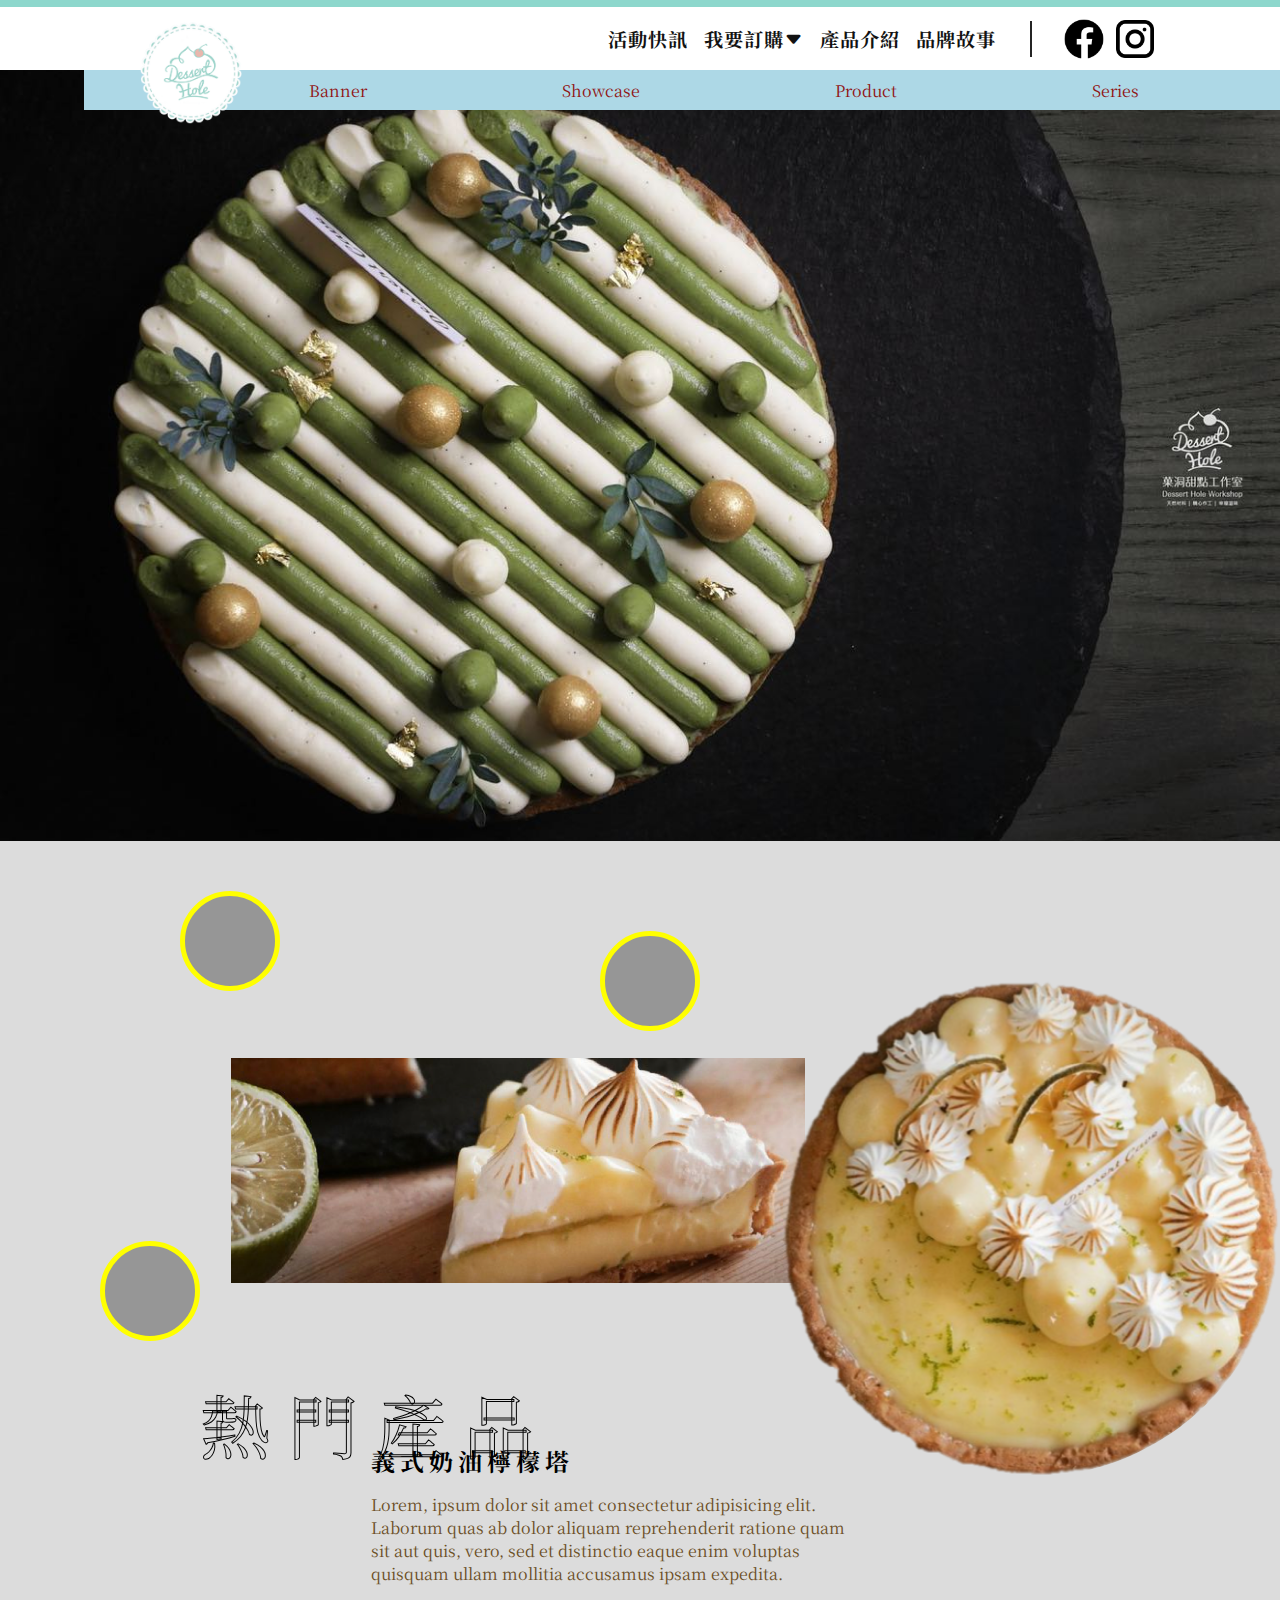
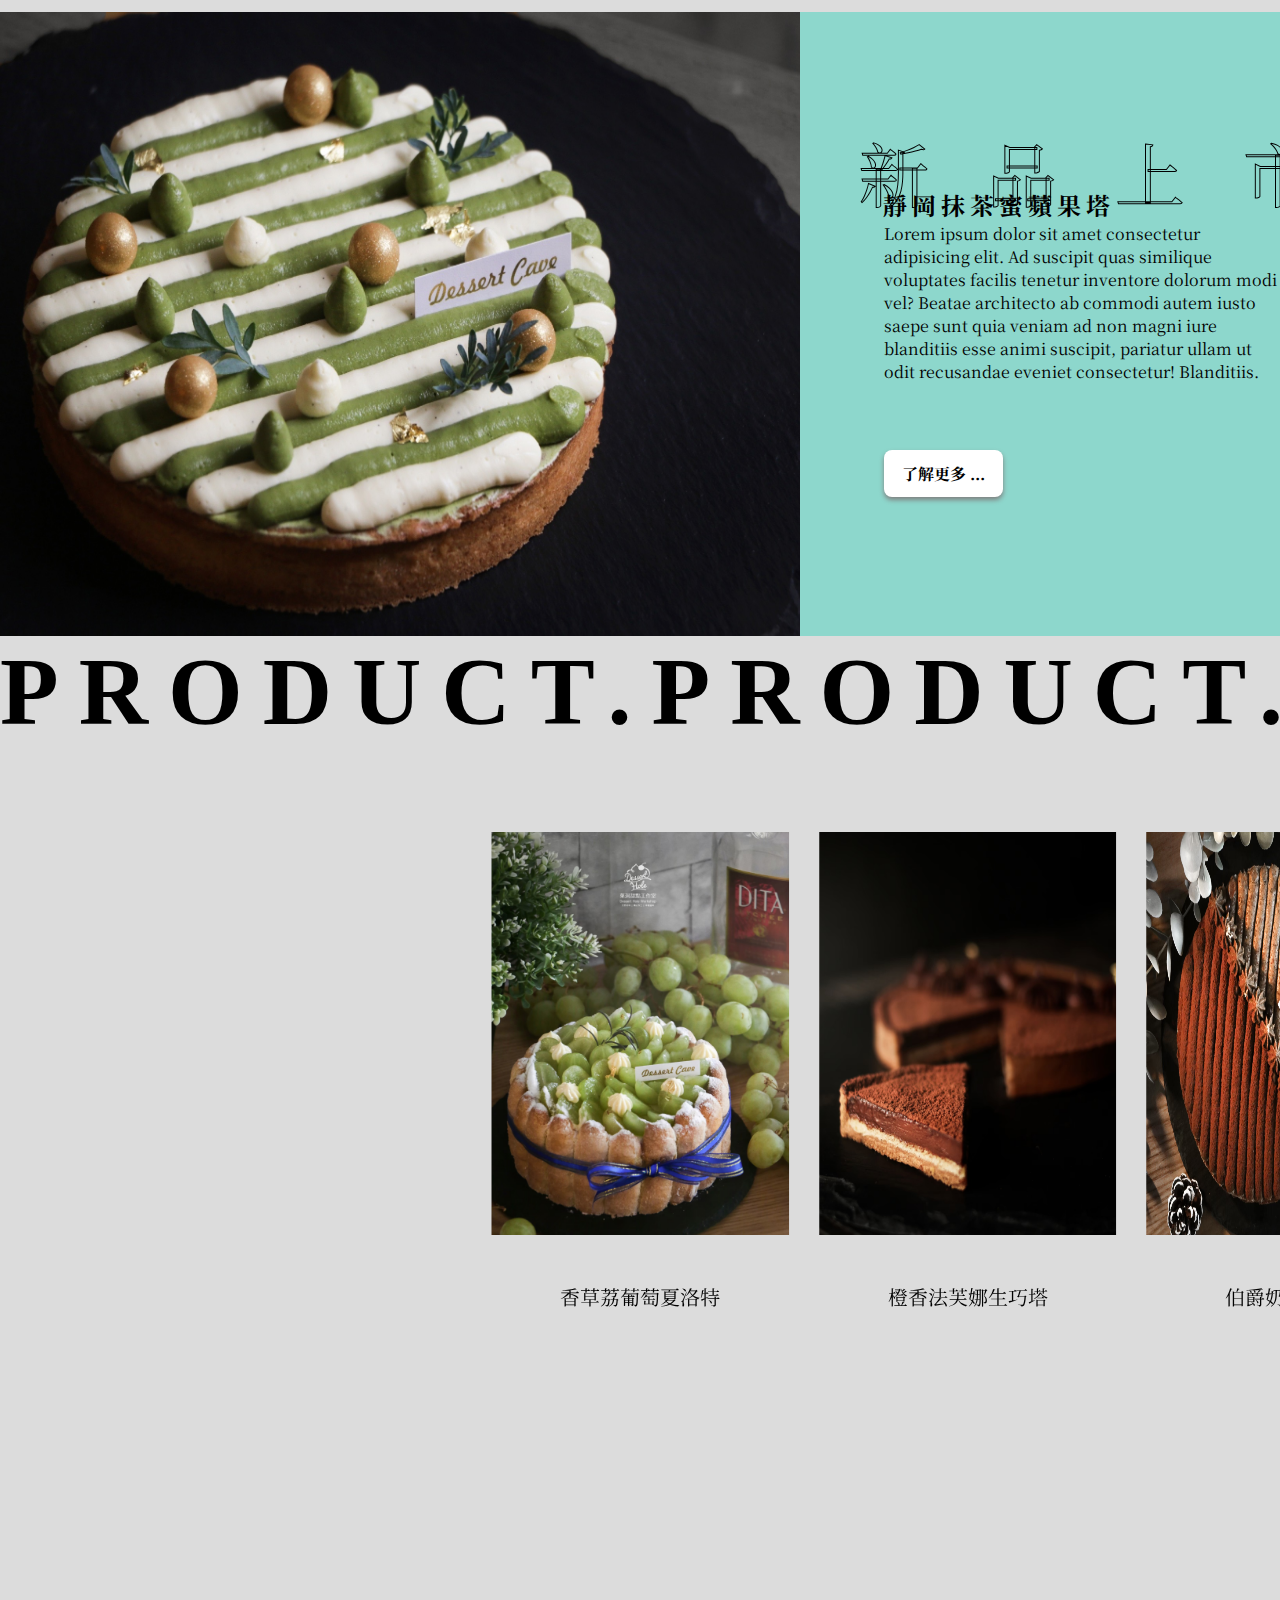
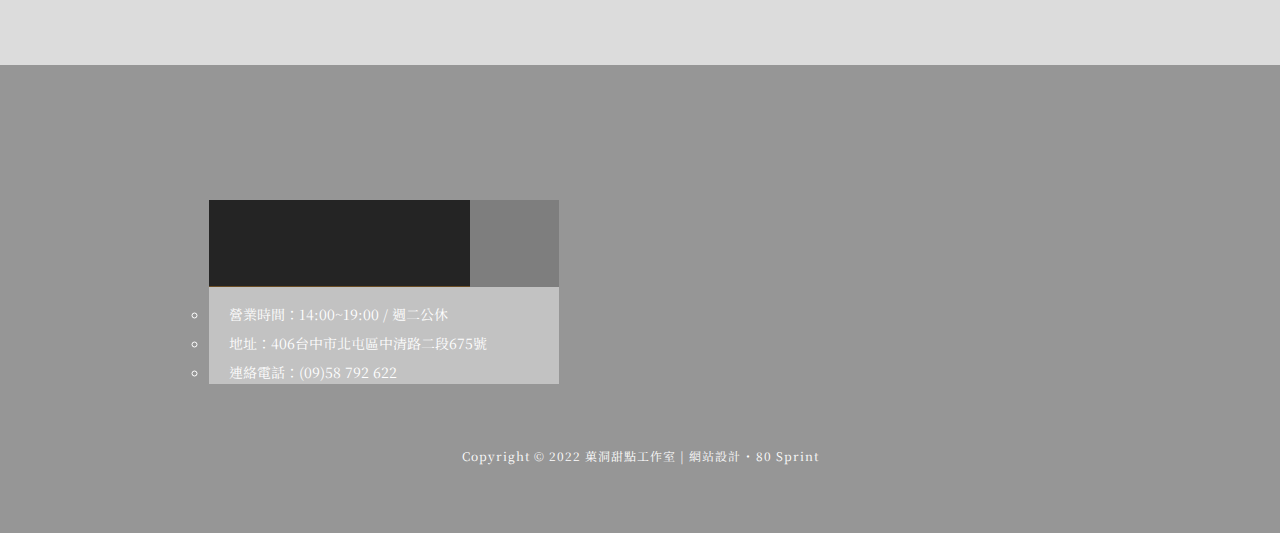
<file: main-main/index.html>
<!DOCTYPE html>
<html lang="en">

<head>
    <meta charset="UTF-8">
    <meta http-equiv="X-UA-Compatible" content="IE=edge">
    <meta name="viewport" content="width=device-width, initial-scale=1.0">
    <title>菓洞甜點工作室首頁</title>
    <link href="https://fonts.googleapis.com/css?family=Noto+Sans+TC:100,300,regular,500,700,900" rel="stylesheet" />
    <link href="https://fonts.googleapis.com/css?family=Noto+Serif+TC:100,300,regular,500,700,900" rel="stylesheet" />
    <link rel='stylesheet' href='https://cdnjs.cloudflare.com/ajax/libs/font-awesome/6.2.0/css/all.min.css'
        integrity='sha512-xh6O/CkQoPOWDdYTDqeRdPCVd1SpvCA9XXcUnZS2FmJNp1coAFzvtCN9BmamE+4aHK8yyUHUSCcJHgXloTyT2A=='
        crossorigin='anonymous' />
    <link rel="stylesheet" href="./css/index.css">
    <link rel="stylesheet" href="https://cdn.jsdelivr.net/npm/bootstrap-icons@1.9.1/font/bootstrap-icons.css">
    <link rel="icon" type="image/x-icon" href=".//img/FB.png">
    <link rel="stylesheet" href="https://cdn.jsdelivr.net/npm/swiper@8/swiper-bundle.min.css" />
    <!--分頁圖片ICON-->
</head>

<body>
    <header class="nav-bar">
        <nav>
            <a href="./index.html">
                <div class="nav-logo"></div>
            </a>
            <ul class="nav-btns">
                <li><a href="./news.html" class="nav-style nav-btn1">活動快訊</a></li>
                <li><a href="#" id="order" class="nav-style nav-btn2">
                        我要訂購<i class="bi bi-caret-down-fill"></i>
                        <ul class="order-menu">
                            <li>單品訂購</li>
                            <li>大量訂購</li>
                        </ul>
                    </a>
                </li>
                <li><a href="./product.html" class="nav-style nav-btn2">產品介紹</a></li>
                <li><a href="./AboutUs.html" class="nav-style nav-btn3">品牌故事</a></li>
            </ul>
            <div class="social-media-area">
                <a href="https://www.facebook.com/dessertcave0725/" target="_blank" id="facebook"
                    class="social-style"></a>
                <a href="https://www.instagram.com/dessertcave_taichung/?utm_medium=copy_link" target="_blank"
                    id="instagram" class="social-style"></a>
            </div>
        </nav>
        <input id="ham-icon" type="checkbox" hidden>
        <label for="ham-icon" class="ham-icon">
            <i class="fa-solid fa-bars"></i>
        </label>
        <div id="toggle-menu"></div>

        <div class="pagination">
            <div class="content">
                <a href="#banner" class="page">Banner</a>
                <a href="#showcase" class="page">Showcase</a>
                <a href="#new" class="page">Product</a>
                <a href="#series" class="page">Series</a>
            </div>
        </div>
    </header>

    <main>
        <div id="banner" class="banner"></div>
        <div id="showcase" class="product-showcase">

            <div class="see-through1 see-through-style"></div>
            <div class="see-through2 see-through-style"></div>
            <div class="see-through3 see-through-style"></div>

            <div class="profile"></div>
            <div class="description">
                <div class="title">
                    <div class="bg">熱&nbsp;門&nbsp;產&nbsp;品</div>
                    <div class="text">
                        義式奶油檸檬塔
                    </div>
                    <p>
                        Lorem, ipsum dolor sit amet consectetur adipisicing elit. Laborum quas ab dolor aliquam
                        reprehenderit
                        ratione quam sit aut quis, vero, sed et distinctio eaque enim voluptas quisquam ullam
                        mollitia
                        accusamus ipsam expedita.
                    </p>
                </div>

            </div>
            <div class="rotate-img"></div>

        </div>


        <div id="new" class="new-product">
            <img src="./img/首頁/靜岡抹茶蜜蘋果.jfif" alt="New Product">
            <div class="text">
                <div class="title">
                    <div class="inner-text">
                        靜岡抹茶蜜蘋果塔
                    </div>
                    <div class="bg">新&nbsp;品&nbsp;上&nbsp;市</div>
                </div>
                <p>Lorem ipsum dolor sit amet consectetur adipisicing elit. Ad suscipit quas similique voluptates
                    facilis tenetur inventore dolorum modi vel? Beatae architecto ab commodi autem iusto saepe sunt
                    quia
                    veniam ad non magni iure blanditiis esse animi suscipit, pariatur ullam ut odit recusandae
                    eveniet
                    consectetur! Blanditiis.</p>
                <a href="https://www.facebook.com/dessertcave0725/" target="_blank"><button>了解更多 ...</button></a>
            </div>


        </div>
        <div id="series" class="product-series">
            <div class="marquee-area">
                <div class="marquee-text">PRODUCT.</div>
            </div>
            <div class="swiper-area">
                <div class="swiper mySwiper">
                    <div class="swiper-wrapper">
                        <div class="swiper-slide">
                            <div class="swiper-product-img"><img src="./img/首頁/商品列表/香草荔葡萄夏洛特.jfif" alt=""></div>
                            <div class="swiper-product-name">香草荔葡萄夏洛特</div>
                        </div>
                        <div class="swiper-slide">
                            <div class="swiper-product-img"><img src="./img/首頁/商品列表/橙香法芙娜生巧塔.jfif" alt=""></div>
                            <div class="swiper-product-name">橙香法芙娜生巧塔</div>
                        </div>
                        <div class="swiper-slide">
                            <div class="swiper-product-img"><img src="./img/首頁/商品列表/伯爵奶茶慕斯塔.jfif" alt=""></div>
                            <div class="swiper-product-name">伯爵奶茶慕斯塔</div>
                        </div>
                        <div class="swiper-slide">
                            <div class="swiper-product-img"></div>
                            <div class="swiper-product-name">Slide 4</div>
                        </div>
                        <div class="swiper-slide">
                            <div class="swiper-product-img"></div>
                            <div class="swiper-product-name">Slide 5</div>
                        </div>
                        <div class="swiper-slide">
                            <div class="swiper-product-img"></div>
                            <div class="swiper-product-name">Slide 6</div>
                        </div>
                    </div>
                </div>

            </div>

        </div>
    </main>



    <footer>
        <div class="footer_box">
            <div class="information">
                <ul class="information_box">
                    <div id="footer_title">
                    </div>
                    <ul class="text">
                        <li class="open-time">
                            <i class="fa-regular fa-clock"></i>營業時間：14:00~19:00 / 週二公休
                        </li>
                        <li class="address">
                            <i class="fa-solid fa-location-dot"></i>
                            地址：406台中市北屯區中清路二段675號
                        </li>
                        <li class="phone">
                            <i class="fa-solid fa-phone"></i>
                            連絡電話：(09)58 792 622
                        </li>
                    </ul>
                </ul>
            </div>
            <div class="map">
                <iframe
                    src="https://www.google.com/maps/embed?pb=!1m18!1m12!1m3!1d3639.6289181786256!2d120.66221005079632!3d24.184743577884394!2m3!1f0!2f0!3f0!3m2!1i1024!2i768!4f13.1!3m3!1m2!1s0x346917ccaa821ba1%3A0x9b258333d403eedb!2z6I-T5rSe55Sc6bue5bel5L2c5a6kLeazleW8j-WhlOmhnuOAgeS5s-mFquibi-ezleWkluW4tuW6lw!5e0!3m2!1szh-TW!2stw!4v1666022627521!5m2!1szh-TW!2stw"
                    allowfullscreen="" loading="lazy" referrerpolicy="no-referrer-when-downgrade"></iframe>
            </div>
        </div>
        <div class="copy-right">Copyright © 2022 菓洞甜點工作室 | 網站設計 ˙ 80 Sprint
        </div>

    </footer>


    <script src="https://cdn.jsdelivr.net/npm/swiper@8/swiper-bundle.min.js"></script>
    <script>
        var swiper = new Swiper(".mySwiper", {
            slidesPerView: 4,
            spaceBetween: 30,
            centeredSlides: true,
            pagination: {
                el: ".swiper-pagination",
                clickable: true,
            },
        });

    </script>
</body>

</html>
</file>
<file: main-main/css/index.css>
@charset "UTF-8";
@import url("https://fonts.googleapis.com/css2?family=Noto+Sans+TC:wght@900&display=swap");
@keyframes rotate {
  0% {
    transform: rotate(360deg);
  }
  25% {
    transform: rotate(270deg);
  }
  50% {
    transform: rotate(180deg);
  }
  75% {
    transform: rotate(90deg);
  }
  100% {
    transform: rotate(0deg);
  }
}
@keyframes marquee {
  0% {
    transform: translateX(0px);
  }
  100% {
    transform: translateX(-1950px);
  }
}
* {
  box-sizing: border-box;
  margin: 0;
  padding: 0;
  font-family: "Noto Serif TC", sans-serif;
}

html {
  scroll-behavior: smooth;
}
html ::-webkit-scrollbar {
  width: 0px;
}

body {
  width: 100%;
  height: auto;
  position: relative;
  font-family: "Noto Serif TC";
}

header {
  width: 100%;
  height: 70px;
  top: 0;
  border-top: 7px solid rgb(141, 215, 204);
  background-color: white;
  z-index: 3;
  position: relative;
}
header nav {
  display: flex;
  justify-content: flex-end;
  align-items: center;
  position: relative;
  max-width: 1100px;
  height: 100%;
  margin: auto;
  background-color: white;
}
header nav .nav-logo {
  display: flex;
  justify-content: center;
  align-items: center;
  height: 102px;
  width: 102px;
  background-image: url("../img/NAV/Logo/logo-bg-white.png");
  background-position: center;
  background-size: cover;
  background-repeat: no-repeat;
  position: absolute;
  top: 15px;
  left: 0;
  border-radius: 50%;
  z-index: 4;
}
header nav .nav-btns {
  display: flex;
  justify-content: flex-end;
  align-items: center;
  position: relative;
  height: 100%;
  flex: 1;
  padding: 0 28px;
  background-color: white;
}
header nav .nav-btns li {
  display: flex;
  justify-content: center;
  align-items: center;
}
header nav .nav-btns a + a {
  margin-left: 12px;
}
header nav .nav-btns .nav-style {
  display: flex;
  justify-content: center;
  align-items: center;
  position: relative;
  padding: 4px 8px;
  text-decoration: none;
  color: #121212;
  font-weight: 700;
  font-size: 1.2em;
  letter-spacing: 1px;
  transition: 0.3s ease;
  z-index: 2;
}
header nav .nav-btns .nav-style:hover {
  background-color: #fff;
}
header nav .nav-btns .nav-style#order .order-menu {
  width: 100%;
  position: absolute;
  top: 100%;
  list-style: none;
  display: none;
  line-height: 40px;
  border: 1px black solid;
  background-color: #eee;
}
header nav .nav-btns .nav-style#order:hover .order-menu {
  display: block;
  width: 100%;
}
header nav .nav-btns .nav-style#order:hover .order-menu li:hover {
  background-color: #000;
  color: #eee;
}
header nav .nav-btns:after {
  content: "";
  position: absolute;
  right: 0;
  height: 36px;
  border-right: 2px solid #242424;
}
header nav .social-media-area {
  display: flex;
  justify-content: center;
  align-items: center;
  position: relative;
  padding: 0 16px 0 32px;
  background-color: white;
}
header nav .social-media-area a + a {
  margin-left: 12px;
}
header nav .social-media-area .social-style {
  width: 44px;
  height: 44px;
}
header nav .social-media-area #facebook {
  width: 40px;
  height: 40px;
  background-image: url("../img/NAV/社群/FB.png");
  background-position: center;
  background-size: cover;
  background-repeat: no-repeat;
  transition: 0.4s ease;
  scale: 1;
}
header nav .social-media-area #facebook:hover {
  scale: 1.15;
}
header nav .social-media-area #instagram {
  width: 38px;
  height: 38px;
  background-image: url("../img/NAV/社群/IG.png");
  background-position: center;
  background-size: cover;
  background-repeat: no-repeat;
  background-size: contain;
  transition: 0.4s ease;
  scale: 1;
}
header nav .social-media-area #instagram:hover {
  scale: 1.15;
}
header .ham-icon,
header #toggle_menu {
  display: none;
}
header .pagination {
  width: 100%;
  height: 40px;
  display: flex;
  justify-content: flex-end;
  align-items: center;
  position: absolute;
  left: 50%;
  transform: translateX(calc(-45% + 20px));
}
header .pagination .content {
  display: flex;
  justify-content: space-around;
  align-items: center;
  width: calc(50% + 720px - 67px);
  height: 100%;
  padding: 0 10%;
  background-color: lightblue;
  z-index: 1;
}
header .pagination .content a {
  color: #901111;
  text-decoration: none;
}

main {
  position: relative;
  width: 100%;
}
main .banner {
  width: 100%;
  height: 771px;
  display: flex;
  justify-content: center;
  align-items: center;
  background-image: url("../img/首頁/banner_img.jfif");
  background-position: center;
  background-size: cover;
  background-repeat: no-repeat;
}
main .product-showcase {
  width: 100%;
  height: 771px;
  display: flex;
  justify-content: center;
  align-items: center;
  position: relative;
  color: rgb(107, 78, 38);
  font-family: "Noto Serif TC";
  font-size: 3rem;
  background-color: #dcdcdc;
  overflow: hidden;
}
main .product-showcase .see-through-style {
  width: 100px;
  height: 100px;
  border-radius: 50%;
  border: yellow 5px solid;
  position: absolute;
}
main .product-showcase .see-through-style:hover {
  transition-duration: 0s;
  transition-delay: 0s;
  transition-timing-function: linear;
  transform: scale(1.5);
}
main .product-showcase .see-through1 {
  background-color: #969696;
  top: 400px;
  left: 100px;
}
main .product-showcase .see-through2 {
  background-color: #969696;
  left: 180px;
  top: 50px;
}
main .product-showcase .see-through3 {
  background-color: #969696;
  top: 90px;
  left: 600px;
}
main .product-showcase .profile {
  width: 574px;
  height: 225px;
  background-image: url("");
  background-position: center;
  background-size: cover;
  background-repeat: no-repeat;
  background-image: url(../img/首頁/商品列表/義式奶油檸檬塔.png);
  position: absolute;
  top: 217px;
  left: 231px;
  background-color: #c2c2c2;
}
main .product-showcase .description {
  width: 600px;
  position: absolute;
  display: flex;
  justify-content: space-between;
  top: 532px;
  left: 200px;
}
main .product-showcase .description .title {
  width: 100%;
  height: 100%;
  position: relative;
}
main .product-showcase .description .title .text {
  width: 100%;
  position: absolute;
  top: 70px;
  left: 171px;
  font-size: 24px;
  font-weight: bold;
  font-family: "Noto Serif TC";
  color: black;
  letter-spacing: 5px;
  z-index: 1;
}
main .product-showcase .description .title .bg {
  position: absolute;
  top: 0;
  left: 0;
  color: #969696;
  z-index: 0;
  font-size: 70px;
  font-weight: none;
  font-family: "Noto Serif TC";
  color: transparent;
  -webkit-text-stroke: 1px black;
}
main .product-showcase .description .title p {
  width: 488px;
  height: 79px;
  font-size: 16px;
  position: absolute;
  top: 120px;
  left: 171px;
}
main .product-showcase .rotate-img {
  width: 609px;
  height: 609px;
  animation-name: rotate;
  animation-duration: 10s;
  animation-iteration-count: infinite;
  animation-timing-function: linear;
  background-image: url("../img/首頁/檸檬塔去背.png");
  background-position: center;
  background-size: cover;
  background-repeat: no-repeat;
  position: absolute;
  top: 50%;
  right: 100px;
  translate: 0 -50%;
  border-radius: 50%;
}
main .new-product {
  width: 100%;
  height: 624px;
  display: flex;
  justify-content: flex-start;
  align-items: center;
  color: rgb(107, 78, 38);
  font-family: "Noto Serif TC";
  font-size: 3rem;
  background-color: rgb(141, 215, 204);
}
main .new-product img {
  width: 1034px;
  height: 624px;
  background-color: rgb(141, 215, 204);
}
main .new-product .text {
  width: calc(100% - 1034px);
  height: 100%;
  display: flex;
  flex-direction: column;
  justify-content: center;
  align-items: flex-start;
  background-color: rgb(141, 215, 204);
}
main .new-product .text .title {
  width: 385px;
  height: 70px;
  display: flex;
  justify-content: flex-start;
  align-items: flex-end;
  transform: translateX(59px);
  position: relative;
}
main .new-product .text .title .inner-text {
  font-size: 24px;
  font-weight: bold;
  font-family: "Noto Serif TC";
  color: black;
  letter-spacing: 5px;
  position: absolute;
  left: 24px;
  z-index: 1;
}
main .new-product .text .title .bg {
  width: 403px;
  height: 118px;
  display: flex;
  justify-content: flex-start;
  align-items: flex-end;
  position: absolute;
  left: 0;
  -webkit-text-stroke: 1px black;
  color: transparent;
  font-size: 70px;
  z-index: 0;
  letter-spacing: 20px;
}
main .new-product .text p {
  width: 399px;
  height: 128px;
  transform: translateX(84px);
  font-size: 16px;
  color: black;
}
main .new-product .text button {
  transform: translateX(84px);
  margin-top: 100px;
  padding: 12px 18px;
  font-size: 16px;
  font-weight: bold;
  font-family: "Noto Serif TC";
  color: black;
  border: none;
  border-radius: 8px;
  background-color: white;
  box-shadow: gray 0px 3px 5px;
  cursor: pointer;
}
main .new-product .text button:hover {
  outline: 4px solid #242424;
}
main .product-series {
  width: 100%;
  height: 1029px;
  color: rgb(107, 78, 38);
  font-family: "Noto Serif TC";
  font-size: 3rem;
  background-color: #dcdcdc;
}
main .product-series .marquee-area {
  width: 100%;
  overflow: hidden;
}
main .product-series .marquee-area .marquee-text {
  font-size: 96px;
  font-weight: bold;
  font-family: none;
  color: black;
  animation-name: marquee;
  animation-duration: 5s;
  animation-iteration-count: infinite;
  animation-timing-function: linear;
  width: 650px;
  height: 96px;
  letter-spacing: 20px;
}
main .product-series .marquee-area .marquee-text::before {
  content: "PRODUCT.PRODUCT.PRODUCT.";
}
main .product-series .marquee-area .marquee-text::after {
  content: "PRODUCT.PRODUCT.";
}
main .product-series .swiper-area {
  width: 100%;
  height: 700px;
  position: relative;
  display: flex;
  align-items: center;
}
main .product-series .swiper-area .swiper {
  width: 100%;
  height: 500px;
}
main .product-series .swiper-area .swiper .swiper-slide {
  display: flex;
  flex-direction: column;
  justify-content: start;
  align-items: center;
}
main .product-series .swiper-area .swiper .swiper-slide .swiper-product-img {
  width: 100%;
  height: 90%;
  padding-bottom: 47px;
}
main .product-series .swiper-area .swiper .swiper-slide .swiper-product-img img {
  width: 100%;
  height: 100%;
}
main .product-series .swiper-area .swiper .swiper-slide .swiper-product-name {
  font-size: 20px;
  font-weight: none;
  font-family: "Noto Serif TC";
  color: black;
}

footer {
  width: 100%;
  height: 468px;
  display: flex;
  flex-direction: column;
  justify-content: center;
  align-items: center;
  background-color: #969696;
  color: rgb(107, 78, 38);
}
footer .footer_box {
  width: 80%;
  display: grid;
  grid-template-columns: 1fr 1fr;
}
footer .footer_box .information {
  display: flex;
  justify-content: center;
  align-items: center;
}
footer .footer_box .information .information_box {
  width: 350px;
  font-size: 14px;
  background-color: #7e7e7e;
  display: flex;
  flex-direction: column;
  justify-content: center;
}
footer .footer_box .information .information_box #footer_title {
  width: 261px;
  height: 87px;
  display: flex;
  justify-content: flex-start;
  align-items: flex-end;
  border-bottom: 1px solid rgb(107, 78, 38);
  background-color: #242424;
}
footer .footer_box .information .information_box .text {
  background-color: #c2c2c2;
  color: white;
  padding-top: 10px;
}
footer .footer_box .information .information_box .text i {
  padding: 5px 10px;
  font-size: 20px;
}
footer .footer_box .map {
  display: flex;
  justify-content: center;
  align-items: center;
}
footer .footer_box .map iframe {
  width: 554px;
  height: 236px;
  border: 0;
  border-radius: 40px;
  padding: 10px;
}
footer .copy-right {
  width: 419px;
  height: 15px;
  display: flex;
  justify-content: center;
  align-items: center;
  transform: translate(0, 250%);
  color: white;
  font-size: 12px;
  letter-spacing: 1px;
}

@media screen and (min-width: 1441px) and (max-width: 1600px) {
  main .product-showcase .rotate-img {
    right: 0;
  }
  main .new-product img {
    width: 800px;
    height: 624px;
  }
}
@media screen and (min-width: 1241px) and (max-width: 1440px) {
  header nav {
    padding: 0 20px;
    width: calc(100% - 50px);
    height: 100%;
  }
  header nav .nav-logo {
    left: 50px;
  }
  main .product-showcase .rotate-img {
    right: 0;
    width: 500px;
    height: 500px;
  }
  main .new-product img {
    width: 800px;
    height: 624px;
  }
  footer .footer_box .map iframe {
    width: 400px;
  }
}
@media screen and (min-width: 720px) and (max-width: 1240px) {
  header nav {
    width: 100%;
    padding: 0 5%;
  }
  header nav .nav-logo {
    margin: 0 5%;
  }
  main .product-showcase .rotate-img {
    right: 0;
    width: 400px;
    height: 400px;
  }
  main .new-product img {
    width: 700px;
    height: 624px;
  }
  footer .footer_box .map iframe {
    width: calc(100% - 100px);
  }
}
@media screen and (min-width: 750px) and (max-width: 1024px) {
  header nav {
    width: 100%;
    padding: 0 5%;
  }
  header nav .nav-logo {
    margin: 0 5%;
  }
  footer .footer_box {
    display: flex;
    justify-content: center;
    align-items: center;
  }
  footer .footer_box .map {
    display: none;
  }
  #phone_Ham:checked + .phone-ham-list {
    visibility: visible;
    height: 100vh;
    width: 100%;
  }
}
@media screen and (min-width: 720px) and (max-width: 750px) {
  header nav .nav-btns .nav-style {
    padding: 4px 4px;
  }
}
@media screen and (max-width: 720px) {
  header {
    position: relative;
  }
  header nav {
    padding: 0 20px;
  }
  header nav .nav-logo {
    width: 70px;
    height: 72px;
    transform: translateX(-50%);
    position: absolute;
    left: 50%;
    top: 0;
  }
  header nav .nav-btns,
header nav .social-media-area {
    display: none;
  }
  header .ham-icon {
    position: absolute;
    right: 0;
    top: 50%;
    transform: translateY(-50%);
    display: block;
    font-size: 3rem;
    z-index: 20;
  }
  header #ham_icon:checked ~ #toggle_menu {
    width: 100%;
    height: 100vh;
    z-index: 5;
    transition-duration: 1s;
    transition-delay: 0s;
    transition-timing-function: linear;
  }
  header #toggle_menu {
    width: 0;
    height: 100vh;
    transition-duration: 1s;
    transition-delay: 0s;
    transition-timing-function: linear;
    position: fixed;
    top: 0;
    right: 0;
    display: block;
    background-color: white;
  }
  header .pagination {
    display: none !important;
  }
  header .pagination .content {
    width: 100%;
    color: white;
  }
  footer .footer_box {
    display: flex;
    justify-content: center;
    align-items: center;
  }
  footer .footer_box .map {
    display: none;
  }
}/*# sourceMappingURL=index.css.map */
</file>
